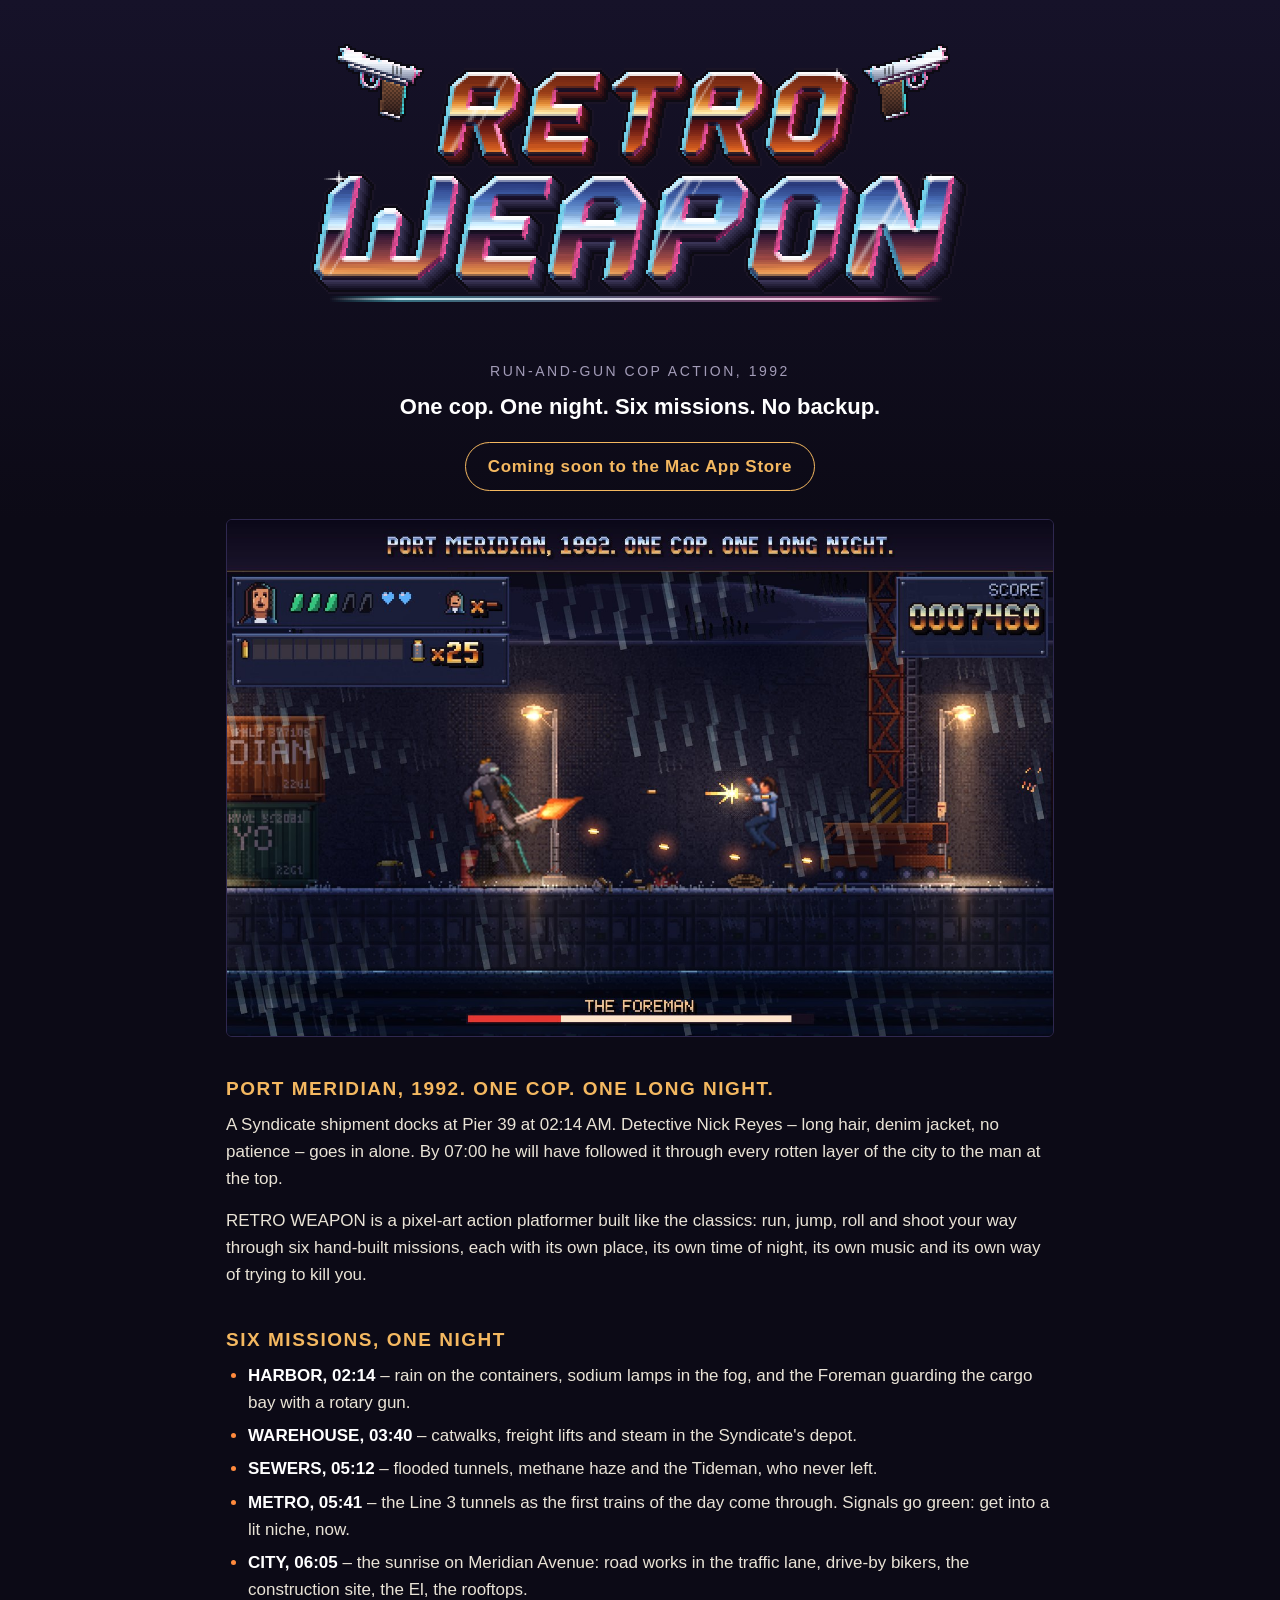
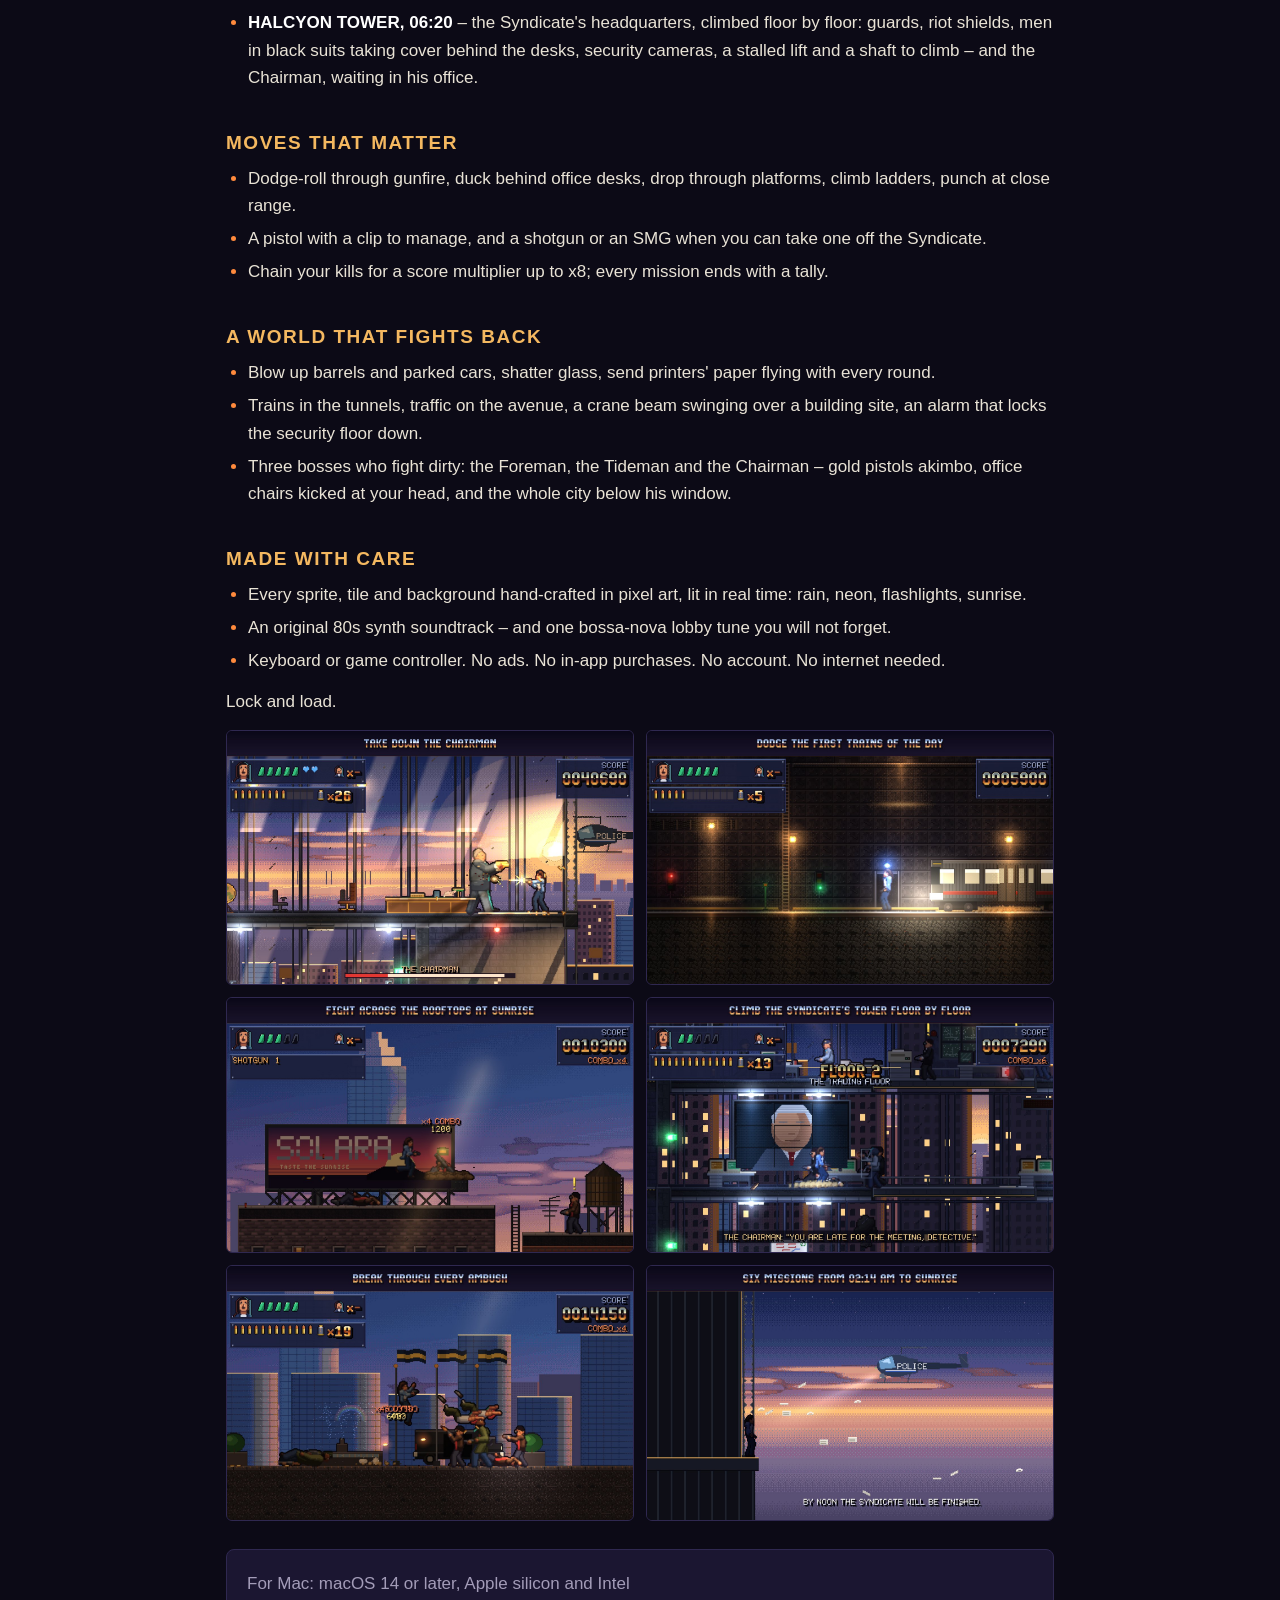
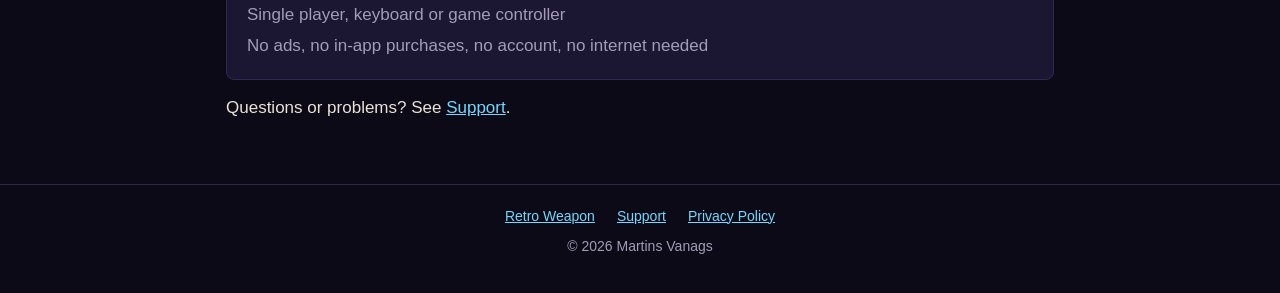
<file: index.html>
<!doctype html>
<html lang="en">
<head>
<meta charset="utf-8">
<meta name="viewport" content="width=device-width, initial-scale=1">
<title>Retro Weapon - Run-and-gun cop action, 1992</title>
<meta name="description" content="Retro Weapon: One cop. One night. Six missions. No backup.">
<link rel="icon" type="image/png" href="img/icon.png">
<link rel="apple-touch-icon" href="img/icon.png">
<link rel="stylesheet" href="style.css">
</head>
<body class="home">
<header class="top">
<a class="logo" href=""><img src="img/logo.png" alt="Retro Weapon" width="360" height="148"></a>
</header>
<main>
<section class="lede">
<p class="subtitle">Run-and-gun cop action, 1992</p>
<p class="tagline">One cop. One night. Six missions. No backup.</p>
<span class="badge">Coming soon to the Mac App Store</span>
</section>
<figure class="shot"><img src="img/01_harbor.jpg" alt="Retro Weapon - harbor" width="1440" height="900"></figure>
<h2>PORT MERIDIAN, 1992. ONE COP. ONE LONG NIGHT.</h2>
<p>A Syndicate shipment docks at Pier 39 at 02:14 AM. Detective Nick Reyes – long hair, denim jacket, no patience – goes in alone. By 07:00 he will have followed it through every rotten layer of the city to the man at the top.</p>
<p>RETRO WEAPON is a pixel-art action platformer built like the classics: run, jump, roll and shoot your way through six hand-built missions, each with its own place, its own time of night, its own music and its own way of trying to kill you.</p>
<h2>SIX MISSIONS, ONE NIGHT</h2>
<ul><li><strong>HARBOR, 02:14</strong> – rain on the containers, sodium lamps in the fog, and the Foreman guarding the cargo bay with a rotary gun.</li><li><strong>WAREHOUSE, 03:40</strong> – catwalks, freight lifts and steam in the Syndicate's depot.</li><li><strong>SEWERS, 05:12</strong> – flooded tunnels, methane haze and the Tideman, who never left.</li><li><strong>METRO, 05:41</strong> – the Line 3 tunnels as the first trains of the day come through. Signals go green: get into a lit niche, now.</li><li><strong>CITY, 06:05</strong> – the sunrise on Meridian Avenue: road works in the traffic lane, drive-by bikers, the construction site, the El, the rooftops.</li><li><strong>HALCYON TOWER, 06:20</strong> – the Syndicate's headquarters, climbed floor by floor: guards, riot shields, men in black suits taking cover behind the desks, security cameras, a stalled lift and a shaft to climb – and the Chairman, waiting in his office.</li></ul>
<h2>MOVES THAT MATTER</h2>
<ul><li>Dodge-roll through gunfire, duck behind office desks, drop through platforms, climb ladders, punch at close range.</li><li>A pistol with a clip to manage, and a shotgun or an SMG when you can take one off the Syndicate.</li><li>Chain your kills for a score multiplier up to x8; every mission ends with a tally.</li></ul>
<h2>A WORLD THAT FIGHTS BACK</h2>
<ul><li>Blow up barrels and parked cars, shatter glass, send printers' paper flying with every round.</li><li>Trains in the tunnels, traffic on the avenue, a crane beam swinging over a building site, an alarm that locks the security floor down.</li><li>Three bosses who fight dirty: the Foreman, the Tideman and the Chairman – gold pistols akimbo, office chairs kicked at your head, and the whole city below his window.</li></ul>
<h2>MADE WITH CARE</h2>
<ul><li>Every sprite, tile and background hand-crafted in pixel art, lit in real time: rain, neon, flashlights, sunrise.</li><li>An original 80s synth soundtrack – and one bossa-nova lobby tune you will not forget.</li><li>Keyboard or game controller. No ads. No in-app purchases. No account. No internet needed.</li></ul>
<p>Lock and load.</p>
<div class="gallery"><img src="img/02_chairman.jpg" alt="Retro Weapon - chairman" width="1440" height="900" loading="lazy"><img src="img/03_metro.jpg" alt="Retro Weapon - metro" width="1440" height="900" loading="lazy"><img src="img/04_rooftops.jpg" alt="Retro Weapon - rooftops" width="1440" height="900" loading="lazy"><img src="img/05_tower.jpg" alt="Retro Weapon - tower" width="1440" height="900" loading="lazy"><img src="img/06_plaza.jpg" alt="Retro Weapon - plaza" width="1440" height="900" loading="lazy"><img src="img/07_sunrise.jpg" alt="Retro Weapon - sunrise" width="1440" height="900" loading="lazy"></div>
<ul class="facts">
<li>For Mac: macOS 14 or later, Apple silicon and Intel</li>
<li>Single player, keyboard or game controller</li>
<li>No ads, no in-app purchases, no account, no internet needed</li>
</ul>
<p>Questions or problems? See <a href="support/">Support</a>.</p>
</main>
<footer>
<nav><a href="">Retro Weapon</a><a href="support/">Support</a><a href="privacy/">Privacy Policy</a></nav>
<p>© 2026 Martins Vanags</p>
</footer>
</body>
</html>
</file>
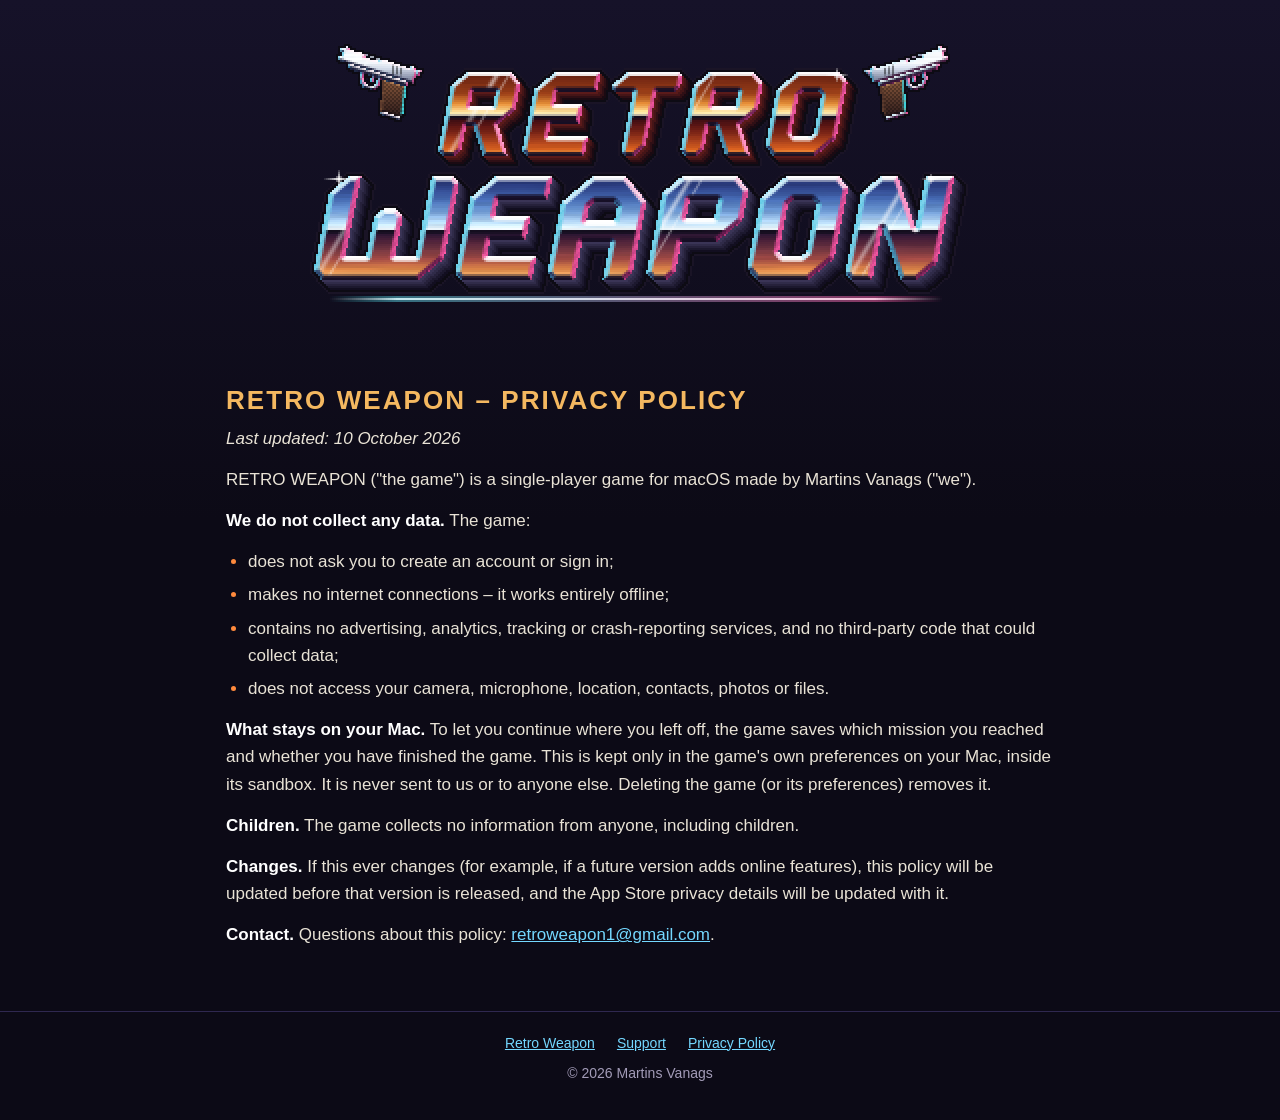
<file: privacy/index.html>
<!doctype html>
<html lang="en">
<head>
<meta charset="utf-8">
<meta name="viewport" content="width=device-width, initial-scale=1">
<title>Privacy Policy - Retro Weapon</title>
<meta name="description" content="Retro Weapon privacy policy: the game collects no data.">
<link rel="icon" type="image/png" href="../img/icon.png">
<link rel="apple-touch-icon" href="../img/icon.png">
<link rel="stylesheet" href="../style.css">
</head>
<body class="doc">
<header class="top">
<a class="logo" href="../"><img src="../img/logo.png" alt="Retro Weapon" width="360" height="148"></a>
</header>
<main>
<h1>RETRO WEAPON – Privacy Policy</h1>
<p><em>Last updated: 10 October 2026</em></p>
<p>RETRO WEAPON ("the game") is a single-player game for macOS made by Martins Vanags ("we").</p>
<p><strong>We do not collect any data.</strong> The game:</p>
<ul><li>does not ask you to create an account or sign in;</li><li>makes no internet connections – it works entirely offline;</li><li>contains no advertising, analytics, tracking or crash-reporting services, and no third-party code that could collect data;</li><li>does not access your camera, microphone, location, contacts, photos or files.</li></ul>
<p><strong>What stays on your Mac.</strong> To let you continue where you left off, the game saves which mission you reached and whether you have finished the game. This is kept only in the game's own preferences on your Mac, inside its sandbox. It is never sent to us or to anyone else. Deleting the game (or its preferences) removes it.</p>
<p><strong>Children.</strong> The game collects no information from anyone, including children.</p>
<p><strong>Changes.</strong> If this ever changes (for example, if a future version adds online features), this policy will be updated before that version is released, and the App Store privacy details will be updated with it.</p>
<p><strong>Contact.</strong> Questions about this policy: <a href="mailto:retroweapon1@gmail.com">retroweapon1@gmail.com</a>.</p>
</main>
<footer>
<nav><a href="../">Retro Weapon</a><a href="../support/">Support</a><a href="../privacy/">Privacy Policy</a></nav>
<p>© 2026 Martins Vanags</p>
</footer>
</body>
</html>
</file>
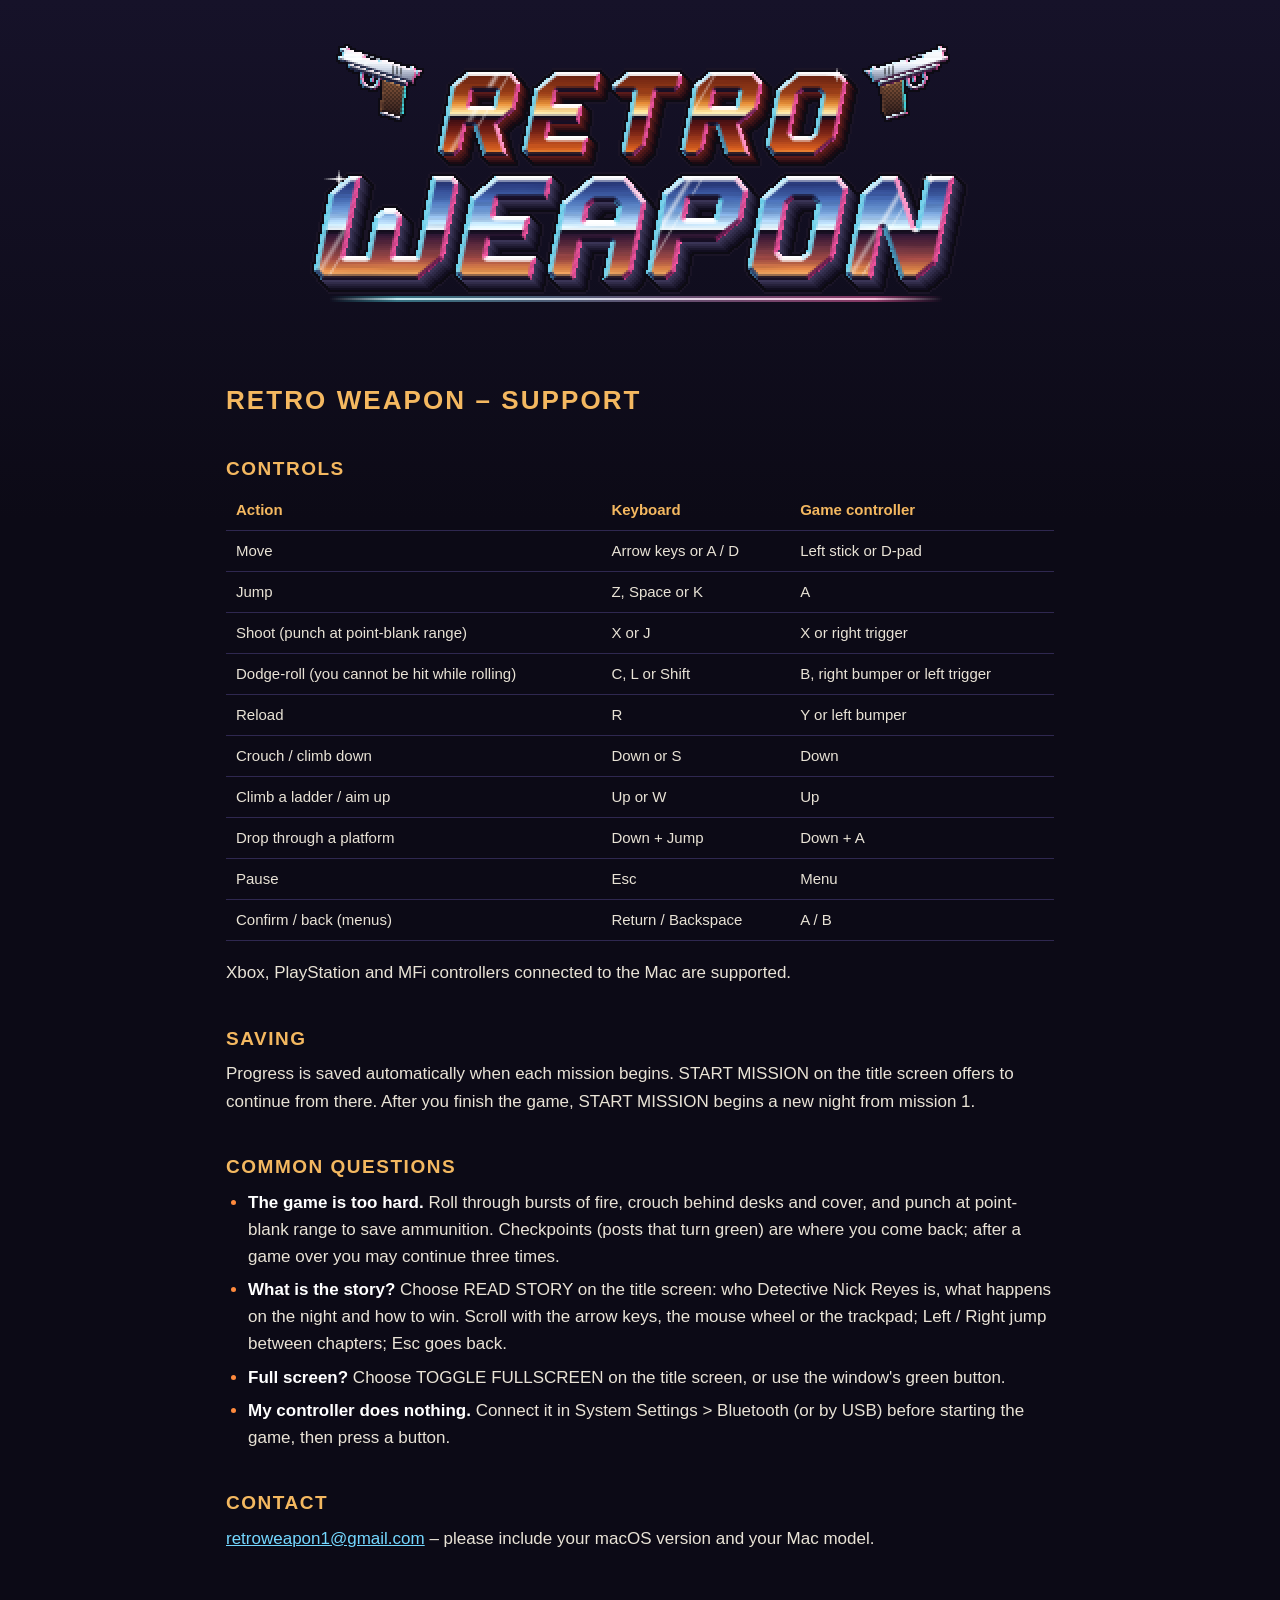
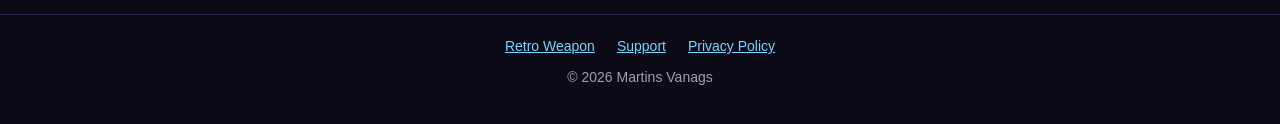
<file: support/index.html>
<!doctype html>
<html lang="en">
<head>
<meta charset="utf-8">
<meta name="viewport" content="width=device-width, initial-scale=1">
<title>Support - Retro Weapon</title>
<meta name="description" content="Retro Weapon support: controls, saving, questions, contact.">
<link rel="icon" type="image/png" href="../img/icon.png">
<link rel="apple-touch-icon" href="../img/icon.png">
<link rel="stylesheet" href="../style.css">
</head>
<body class="doc">
<header class="top">
<a class="logo" href="../"><img src="../img/logo.png" alt="Retro Weapon" width="360" height="148"></a>
</header>
<main>
<h1>RETRO WEAPON – Support</h1>
<h2>Controls</h2>
<div class="table"><table><thead><tr><th>Action</th><th>Keyboard</th><th>Game controller</th></tr></thead><tbody><tr><td>Move</td><td>Arrow keys or A / D</td><td>Left stick or D-pad</td></tr><tr><td>Jump</td><td>Z, Space or K</td><td>A</td></tr><tr><td>Shoot (punch at point-blank range)</td><td>X or J</td><td>X or right trigger</td></tr><tr><td>Dodge-roll (you cannot be hit while rolling)</td><td>C, L or Shift</td><td>B, right bumper or left trigger</td></tr><tr><td>Reload</td><td>R</td><td>Y or left bumper</td></tr><tr><td>Crouch / climb down</td><td>Down or S</td><td>Down</td></tr><tr><td>Climb a ladder / aim up</td><td>Up or W</td><td>Up</td></tr><tr><td>Drop through a platform</td><td>Down + Jump</td><td>Down + A</td></tr><tr><td>Pause</td><td>Esc</td><td>Menu</td></tr><tr><td>Confirm / back (menus)</td><td>Return / Backspace</td><td>A / B</td></tr></tbody></table></div>
<p>Xbox, PlayStation and MFi controllers connected to the Mac are supported.</p>
<h2>Saving</h2>
<p>Progress is saved automatically when each mission begins. START MISSION on the title screen offers to continue from there. After you finish the game, START MISSION begins a new night from mission 1.</p>
<h2>Common questions</h2>
<ul><li><strong>The game is too hard.</strong> Roll through bursts of fire, crouch behind desks and cover, and punch at point-blank range to save ammunition. Checkpoints (posts that turn green) are where you come back; after a game over you may continue three times.</li><li><strong>What is the story?</strong> Choose READ STORY on the title screen: who Detective Nick Reyes is, what happens on the night and how to win. Scroll with the arrow keys, the mouse wheel or the trackpad; Left / Right jump between chapters; Esc goes back.</li><li><strong>Full screen?</strong> Choose TOGGLE FULLSCREEN on the title screen, or use the window's green button.</li><li><strong>My controller does nothing.</strong> Connect it in System Settings &gt; Bluetooth (or by USB) before starting the game, then press a button.</li></ul>
<h2>Contact</h2>
<p><a href="mailto:retroweapon1@gmail.com">retroweapon1@gmail.com</a> – please include your macOS version and your Mac model.</p>
</main>
<footer>
<nav><a href="../">Retro Weapon</a><a href="../support/">Support</a><a href="../privacy/">Privacy Policy</a></nav>
<p>© 2026 Martins Vanags</p>
</footer>
</body>
</html>
</file>
<file: style.css>
:root {
  color-scheme: dark;
  --bg: #0c0a16;
  --bg-2: #161229;
  --panel: #1b1631;
  --line: #2f2850;
  --text: #e9e3d6;
  --muted: #a39cb8;
  --gold: #f4b860;
  --orange: #ff8a3d;
  --pink: #ff5fa8;
  --cyan: #74d8ff;
}
* { box-sizing: border-box; }
html { -webkit-text-size-adjust: 100%; }
body {
  margin: 0;
  background: linear-gradient(180deg, var(--bg-2) 0, var(--bg) 520px) var(--bg);
  color: var(--text);
  font: 17px/1.6 -apple-system, BlinkMacSystemFont, "Helvetica Neue", Helvetica, Arial, sans-serif;
}
a { color: var(--cyan); }
a:hover { color: var(--pink); }
.top { text-align: center; padding: 40px 16px 8px; }
.logo img { width: 720px; max-width: 100%; height: auto; image-rendering: pixelated; }
main { max-width: 860px; margin: 0 auto; padding: 0 16px 48px; }
h1, h2 {
  color: var(--gold);
  text-transform: uppercase;
  letter-spacing: 0.08em;
  line-height: 1.25;
}
h1 { font-size: 26px; margin: 32px 0 8px; }
h2 { font-size: 19px; margin: 40px 0 10px; }
p, ul { margin: 0 0 14px; }
ul { padding-left: 22px; }
li { margin-bottom: 6px; }
li::marker { color: var(--orange); }
strong { color: #fff; }
code { font-size: 0.9em; background: var(--panel); padding: 1px 5px; border-radius: 4px; }
.lede { text-align: center; margin: 8px 0 28px; }
.subtitle { color: var(--muted); text-transform: uppercase; letter-spacing: 0.18em; font-size: 14px; margin: 0; }
.tagline { font-size: 22px; font-weight: 700; color: #fff; margin: 6px 0 18px; }
.badge {
  display: inline-block;
  padding: 10px 22px;
  border: 1px solid var(--gold);
  border-radius: 999px;
  color: var(--gold);
  font-weight: 600;
  letter-spacing: 0.04em;
  text-decoration: none;
}
a.badge:hover { background: var(--gold); color: var(--bg); }
.shot { margin: 0 0 12px; }
.shot img, .gallery img {
  display: block;
  width: 100%;
  height: auto;
  border-radius: 6px;
  border: 1px solid var(--line);
}
.gallery { display: grid; grid-template-columns: repeat(2, 1fr); gap: 12px; margin: 12px 0 28px; }
.facts {
  list-style: none;
  padding: 16px 20px;
  background: var(--panel);
  border: 1px solid var(--line);
  border-radius: 8px;
  color: var(--muted);
}
.facts li { margin: 4px 0; }
.table { overflow-x: auto; margin: 0 0 18px; }
table { border-collapse: collapse; width: 100%; font-size: 15px; }
th, td { text-align: left; padding: 8px 10px; border-bottom: 1px solid var(--line); vertical-align: top; }
th { color: var(--gold); font-weight: 600; }
footer { border-top: 1px solid var(--line); padding: 20px 16px 36px; text-align: center; color: var(--muted); font-size: 14px; }
footer nav { display: flex; flex-wrap: wrap; justify-content: center; gap: 6px 22px; margin-bottom: 8px; }
footer p { margin: 0; }
@media (max-width: 600px) {
  body { font-size: 16px; }
  .top { padding-top: 24px; }
  .gallery { grid-template-columns: 1fr; }
  h1 { font-size: 22px; }
  .tagline { font-size: 19px; }
}
</file>
